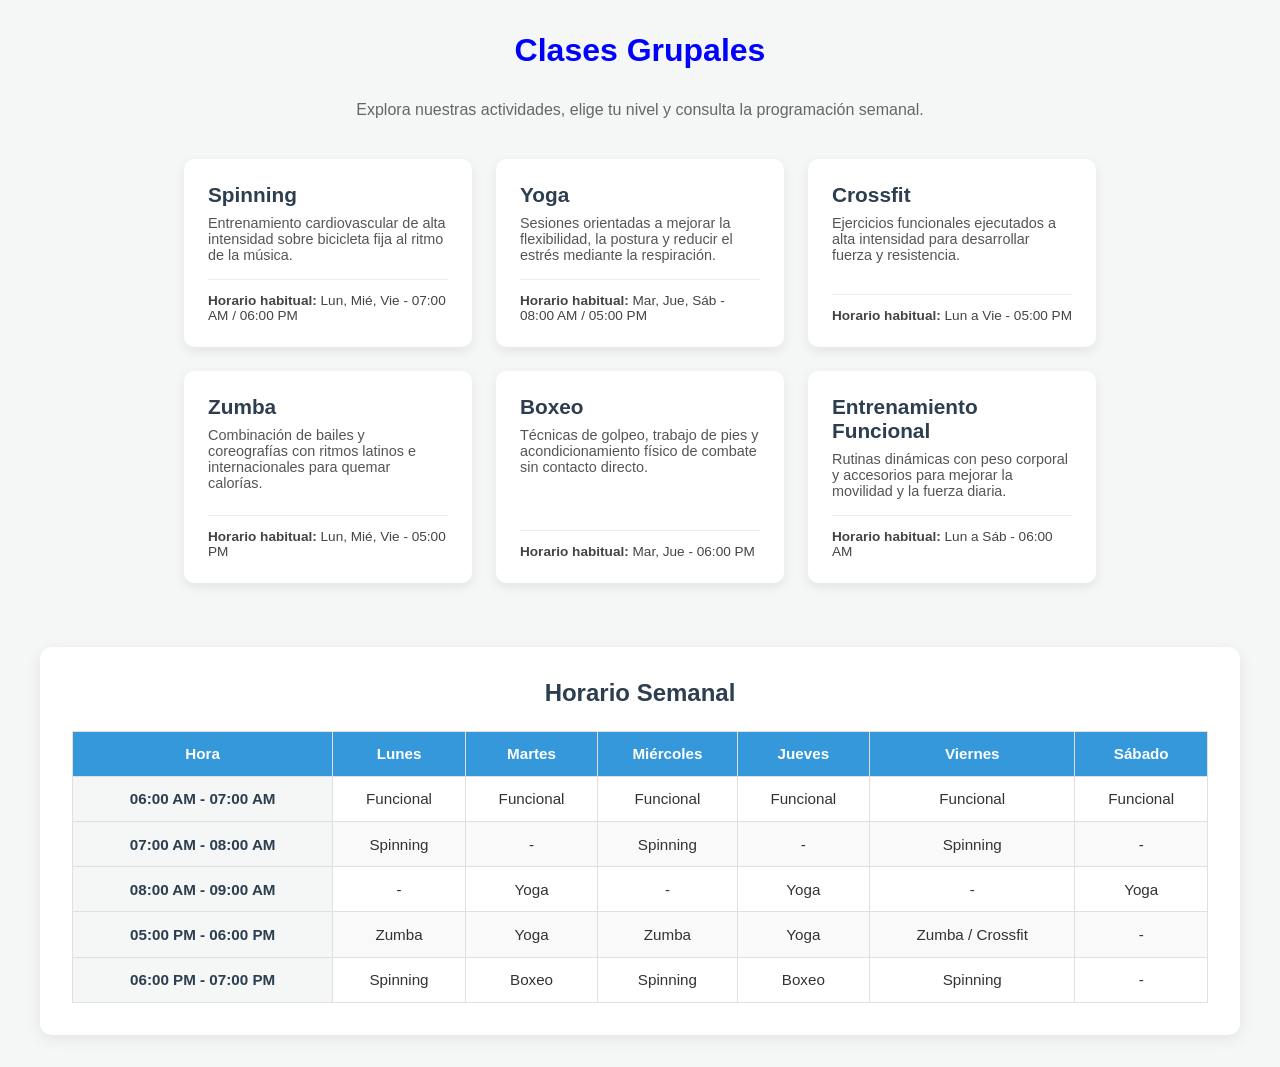
<file: clases.html>
<!DOCTYPE html>
<html lang="es">
<head>
    <meta charset="UTF-8">
    <meta name="viewport" content="width=device-width, initial-scale=1.0">
    <title>Clases</title>
    <link rel="stylesheet" href="style.css">
</head>
<body>
<main class="contenedor-principal">
    <h1 style="color: blue;">Clases Grupales</h1>
    <p class="subtitulo">Explora nuestras actividades, elige tu nivel y consulta la programación semanal.</p>

    <!-- Tarjetas de las 6 Clases -->
    <section class="lista-clases">
        <article class="tarjeta-clase">
            <h2>Spinning</h2>
            <p class="descripcion">Entrenamiento cardiovascular de alta intensidad sobre bicicleta fija al ritmo de la música.</p>
            <p class="info-horario"><strong>Horario habitual:</strong> Lun, Mié, Vie - 07:00 AM / 06:00 PM</p>
        </article>

        <article class="tarjeta-clase">
            <h2>Yoga</h2>
            <p class="descripcion">Sesiones orientadas a mejorar la flexibilidad, la postura y reducir el estrés mediante la respiración.</p>
            <p class="info-horario"><strong>Horario habitual:</strong> Mar, Jue, Sáb - 08:00 AM / 05:00 PM</p>
        </article>

        <article class="tarjeta-clase">
            <h2>Crossfit</h2>
            <p class="descripcion">Ejercicios funcionales ejecutados a alta intensidad para desarrollar fuerza y resistencia.</p>
            <p class="info-horario"><strong>Horario habitual:</strong> Lun a Vie - 05:00 PM</p>
        </article>

        <article class="tarjeta-clase">
            <h2>Zumba</h2>
            <p class="descripcion">Combinación de bailes y coreografías con ritmos latinos e internacionales para quemar calorías.</p>
            <p class="info-horario"><strong>Horario habitual:</strong> Lun, Mié, Vie - 05:00 PM</p>
        </article>

        <article class="tarjeta-clase">
            <h2>Boxeo</h2>
            <p class="descripcion">Técnicas de golpeo, trabajo de pies y acondicionamiento físico de combate sin contacto directo.</p>
            <p class="info-horario"><strong>Horario habitual:</strong> Mar, Jue - 06:00 PM</p>
        </article>

        <article class="tarjeta-clase">
            <h2>Entrenamiento Funcional</h2>
            <p class="descripcion">Rutinas dinámicas con peso corporal y accesorios para mejorar la movilidad y la fuerza diaria.</p>
            <p class="info-horario"><strong>Horario habitual:</strong> Lun a Sáb - 06:00 AM</p>
        </article>
    </section>

    <!-- Tabla de Horario Semanal -->
    <section class="seccion-horario">
        <h2>Horario Semanal</h2>
        <div class="tabla-responsiva">
            <table>
                <thead>
                    <tr>
                        <th>Hora</th>
                        <th>Lunes</th>
                        <th>Martes</th>
                        <th>Miércoles</th>
                        <th>Jueves</th>
                        <th>Viernes</th>
                        <th>Sábado</th>
                    </tr>
                </thead>
                <tbody>
                    <tr>
                        <td class="columna-hora">06:00 AM - 07:00 AM</td>
                        <td>Funcional</td>
                        <td>Funcional</td>
                        <td>Funcional</td>
                        <td>Funcional</td>
                        <td>Funcional</td>
                        <td>Funcional</td>
                    </tr>
                    <tr>
                        <td class="columna-hora">07:00 AM - 08:00 AM</td>
                        <td>Spinning</td>
                        <td>-</td>
                        <td>Spinning</td>
                        <td>-</td>
                        <td>Spinning</td>
                        <td>-</td>
                    </tr>
                    <tr>
                        <td class="columna-hora">08:00 AM - 09:00 AM</td>
                        <td>-</td>
                        <td>Yoga</td>
                        <td>-</td>
                        <td>Yoga</td>
                        <td>-</td>
                        <td>Yoga</td>
                    </tr>
                    <tr>
                        <td class="columna-hora">05:00 PM - 06:00 PM</td>
                        <td>Zumba</td>
                        <td>Yoga</td>
                        <td>Zumba</td>
                        <td>Yoga</td>
                        <td>Zumba / Crossfit</td>
                        <td>-</td>
                    </tr>
                    <tr>
                        <td class="columna-hora">06:00 PM - 07:00 PM</td>
                        <td>Spinning</td>
                        <td>Boxeo</td>
                        <td>Spinning</td>
                        <td>Boxeo</td>
                        <td>Spinning</td>
                        <td>-</td>
                    </tr>
                </tbody>
            </table>
        </div>
    </section>
</main>
</body>
</html>
</file>
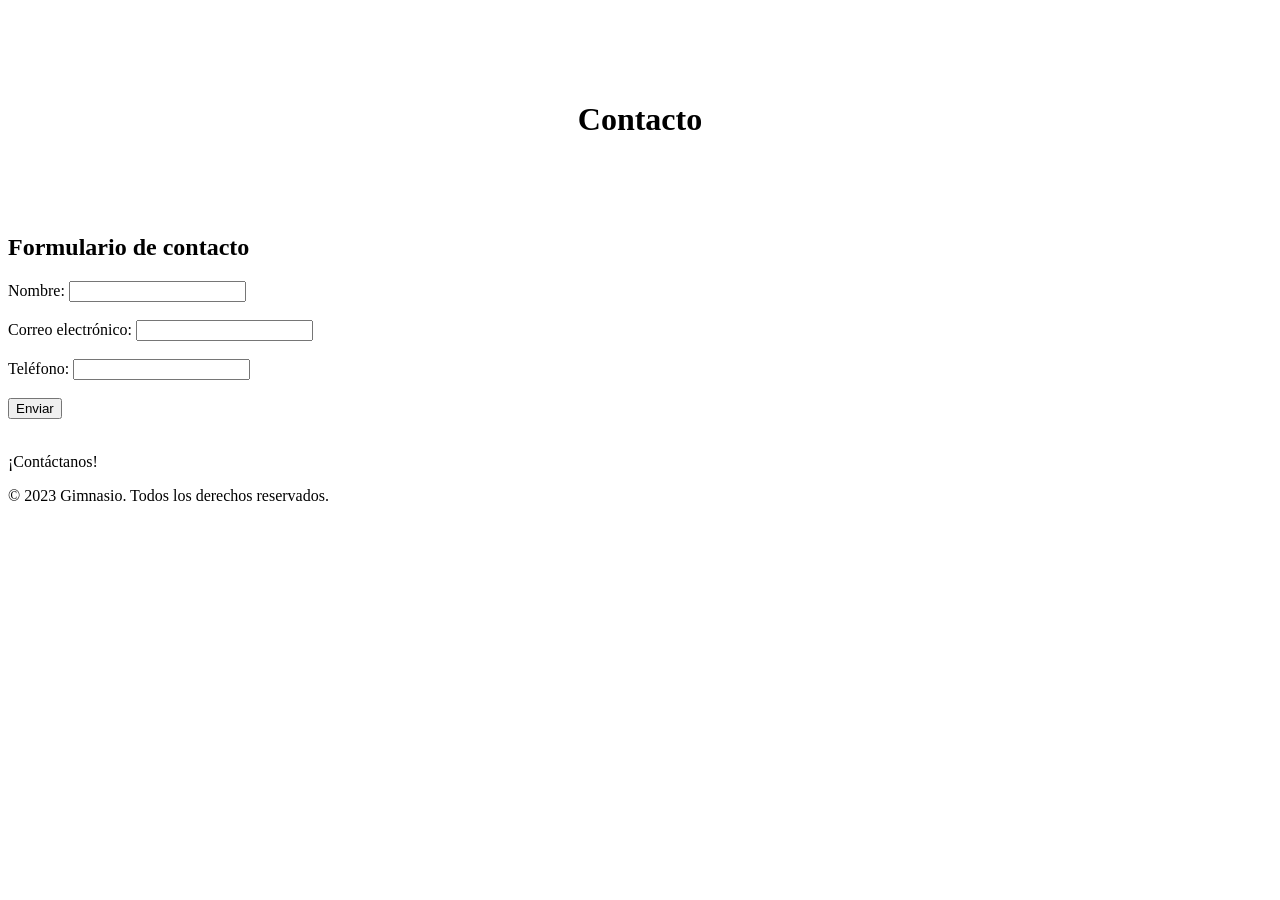
<file: contacto.html>
<!DOCTYPE html>
<html lang="">
  <head>
    <meta charset="utf-8">
    <title></title>
  </head>
  <body>
    <br><br><br><br>
    <center><header>  <h1>Contacto</h1> </header></center>
    <br>
    <main>
      <title>Contactactanos</title>
      <br><br>
      <h2>Formulario de contacto</h2>

      <!-- <form action="enviar.php" method="post"> -->
        <label for="nombre">Nombre:</label>
        <input type="text" id="nombre" name="nombre" required><br><br>

        <label for="email">Correo electrónico:</label>
        <input type="email" id="email" name="email" required><br><br>

        <label for="telefono">Teléfono:</label>
        <input type="tel" id="telefono" name="telefono" required><br><br>

        <input type="submit" value="Enviar">
      </form>
      <br><br>
      <p>¡Contáctanos!</p>
    </main>
    <footer>
      
      <p>&copy; 2023 Gimnasio. Todos los derechos reservados.</p>
    
    </footer>
    
  </body>
</html>
</file>
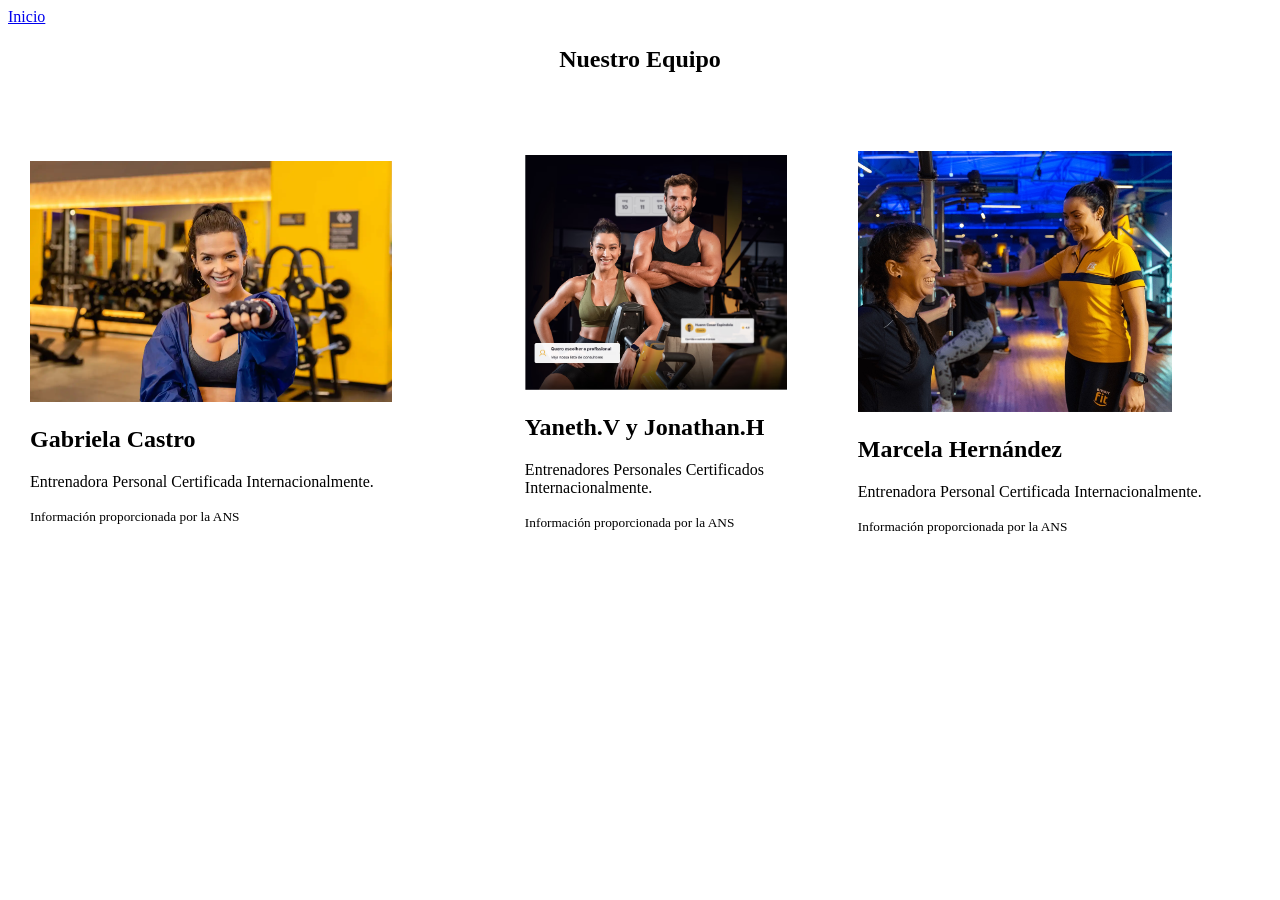
<file: entrenadores.html>
<!DOCTYPE html>
<html>

<head>
    <title>Entrenadores</title>
    <meta charset="UTF-8">
</head>

<body>
    <header>
        <nav>
            <a href="index.html">Inicio</a>
        </nav>
    </header>
    <main>
        <section>
            <center><h1>Nuestro Equipo</h1></center>
            <table border = "0" align = "center" cellpadding = "20px">
            <tr>
                <td>
                <article>
                <header>
                    <br>
                    <br>
                    <img width = "80%" src = "Imagenes/entrenador1.jpeg" alt = "Entrenador 1"/>
                    <h2>Gabriela Castro</h2>
                </header>
                <p>Entrenadora Personal Certificada Internacionalmente.</p>
                <footer>
                    <small>Información proporcionada por la ANS</small>
                </footer>
                </article>
                </td>

                <td>
                <article>
                <header>
                    <br>
                    <br>
                    <img width = "90%" src = "Imagenes/entrenador2.jpeg" alt = "Entrenador 1"/>
                    <h2>Yaneth.V y Jonathan.H</h2>
                </header>
                <p>Entrenadores Personales Certificados Internacionalmente.</p>
                <footer>
                    <small>Información proporcionada por la ANS</small>
                </footer>
                </article>
                </td>

                <td>
                <article>
                <header>
                    <br>
                    <br>
                    <img width = "80%" src = "Imagenes/entrenador3.jpeg" alt = "Entrenador 1"/>
                    <h2>Marcela Hernández</h2>
                </header>
                <p>Entrenadora Personal Certificada Internacionalmente.</p>
                <footer>
                    <small>Información proporcionada por la ANS</small>
                </footer>
                </article>
                </td>
            </tr>
        </section>
    </main>
    <footer>
    </footer>
</body>
</html>
</file>
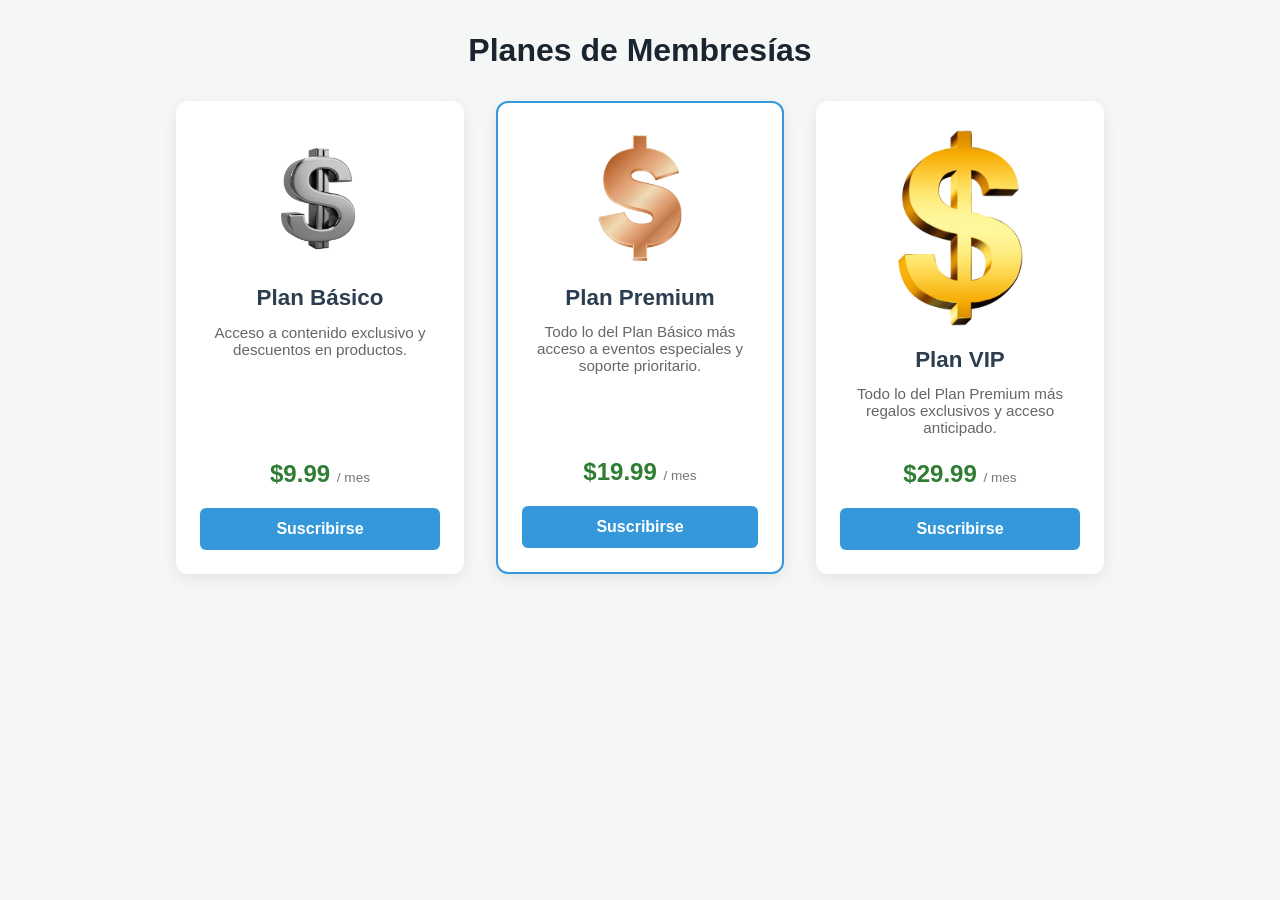
<file: planes-membresias.html>
<!DOCTYPE html>
<html lang="es">
<head>
    <meta charset="UTF-8">
    <meta name="viewport" content="width=device-width, initial-scale=1.0">
    <title>Planes de Membresías</title>
    <link rel="stylesheet" href="style.css">
</head>
<body>
    <h1>Planes de Membresías</h1>

    <div class="membership-plans">
        <div class="plan">
            <img src="Img/plata.png" alt="Plan Básico">
            <h2>Plan Básico</h2>
            <p class="description">Acceso a contenido exclusivo y descuentos en productos.</p>
            <p class="price">$9.99 <span>/ mes</span></p>
            <button>Suscribirse</button>
        </div>

        <div class="plan featured">
            <img src="Img/bronce.png" alt="Plan Premium">
            <h2>Plan Premium</h2>
            <p class="description">Todo lo del Plan Básico más acceso a eventos especiales y soporte prioritario.</p>
            <p class="price">$19.99 <span>/ mes</span></p>
            <button>Suscribirse</button>
        </div>

        <div class="plan">
            <img src="Img/oro.png" alt="Plan VIP">
            <h2>Plan VIP</h2>
            <p class="description">Todo lo del Plan Premium más regalos exclusivos y acceso anticipado.</p>
            <p class="price">$29.99 <span>/ mes</span></p>
            <button>Suscribirse</button>
        </div>
    </div>
</body>
</html>
</file>
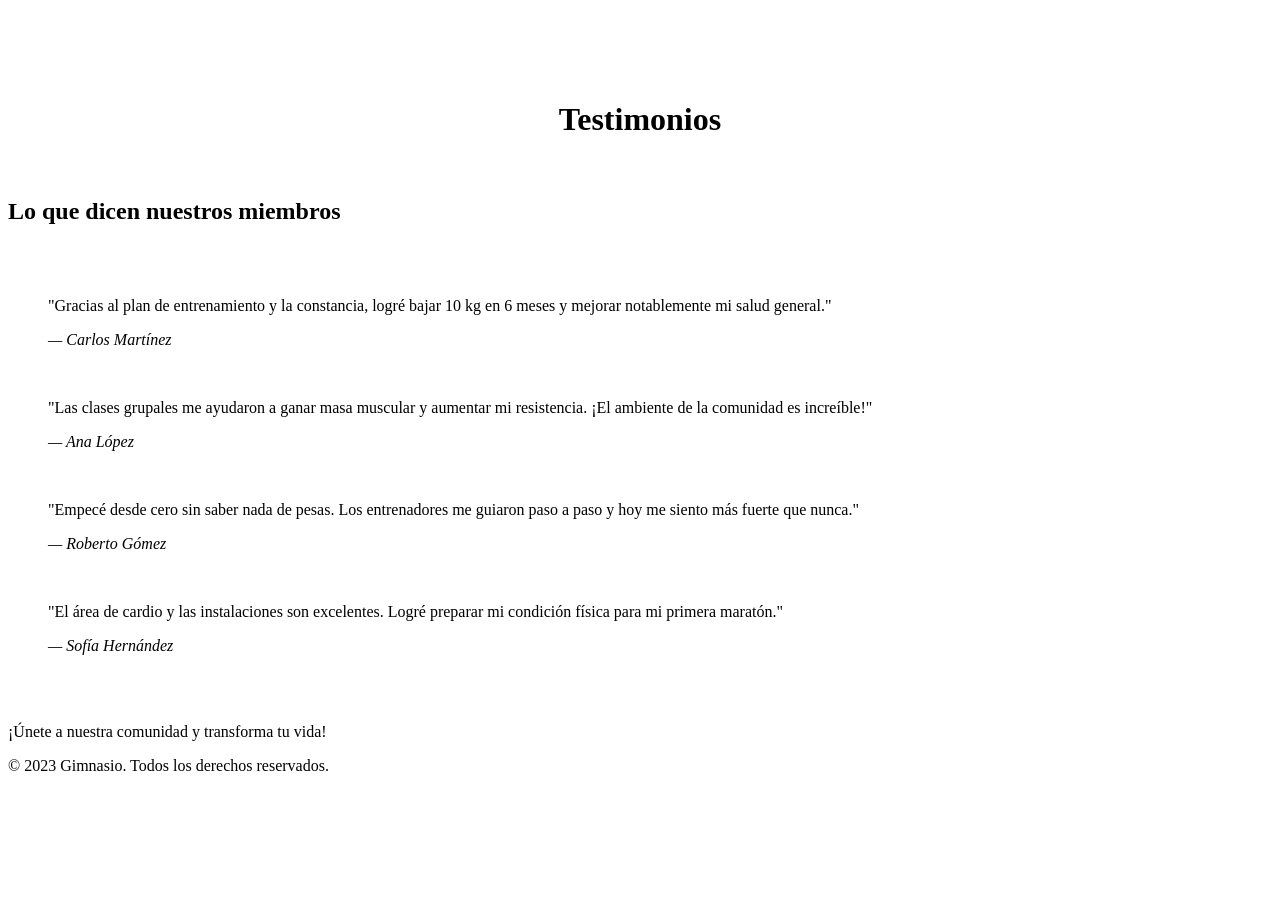
<file: testimonios.html>
<!DOCTYPE html>
<html lang="es">
  <head>
    <meta charset="utf-8">
    <title>Testimonios - Gimnasio</title>
  </head>
  <body>
    <br><br><br><br>
    <center>
      <header>  
        <h1>Testimonios</h1> 
      </header>
    </center>
    <br>
    <main>
      <h2>Lo que dicen nuestros miembros</h2>
      <br><br>

      <blockquote>
        <p>"Gracias al plan de entrenamiento y la constancia, logré bajar 10 kg en 6 meses y mejorar notablemente mi salud general."</p>
        <cite>— Carlos Martínez</cite>
      </blockquote>
      <br>

      <blockquote>
        <p>"Las clases grupales me ayudaron a ganar masa muscular y aumentar mi resistencia. ¡El ambiente de la comunidad es increíble!"</p>
        <cite>— Ana López</cite>
      </blockquote>
      <br>

      <blockquote>
        <p>"Empecé desde cero sin saber nada de pesas. Los entrenadores me guiaron paso a paso y hoy me siento más fuerte que nunca."</p>
        <cite>— Roberto Gómez</cite>
      </blockquote>
      <br>

      <blockquote>
        <p>"El área de cardio y las instalaciones son excelentes. Logré preparar mi condición física para mi primera maratón."</p>
        <cite>— Sofía Hernández</cite>
      </blockquote>

      <br><br>
      <p>¡Únete a nuestra comunidad y transforma tu vida!</p>
    </main>

    <footer>
      <p>&copy; 2023 Gimnasio. Todos los derechos reservados.</p>
    </footer>
  </body>
</html>
</file>
<file: style.css>
/* Reset básico y variables */
* {
    box-sizing: border-box;
    margin: 0;
    padding: 0;
    font-family: 'Segoe UI', Tahoma, Geneva, Verdana, sans-serif;
}

body {
    background-color: #f4f7f6;
    color: #333;
    display: flex;
    flex-direction: column;
    align-items: center;
    min-height: 100vh;
    padding: 2rem;
}

h1 {
    margin-bottom: 2rem;
    color: #1a252f;
    text-align: center;
}

.membership-plans {
    display: flex;
    flex-wrap: wrap;             
    justify-content: center;     
    align-items: stretch;        
    gap: 2rem;                   
    max-width: 1200px;
    width: 100%;
}

.plan {
    background-color: #ffffff;
    border-radius: 12px;
    box-shadow: 0 4px 15px rgba(0, 0, 0, 0.08);
    padding: 1.5rem;
    width: 18rem;               
    
    display: flex;
    flex-direction: column;
    align-items: center;
    transition: transform 0.3s ease, box-shadow 0.3s ease;
}

.plan:hover {
    transform: translateY(-8px);
    box-shadow: 0 8px 25px rgba(0, 0, 0, 0.15);
}

.plan.featured {
    border: 2px solid #3498db;
    position: relative;
}

.plan img {
    width: 60%;
    height: auto;
    border-radius: 8px;
    margin-bottom: 1rem;
    object-fit: cover;
}

.plan h2 {
    font-size: 1.4rem;
    margin-bottom: 0.8rem;
    color: #2c3e50;
}

.plan .description {
    font-size: 0.95rem;
    color: #666;
    text-align: center;
    margin-bottom: 1.5rem;
    flex-grow: 1; 
}

.plan .price {
    font-size: 1.5rem;
    font-weight: bold;
    color: #2e7d32;
    margin-bottom: 1.2rem;
}

.plan .price span {
    font-size: 0.85rem;
    color: #777;
    font-weight: normal;
}

.plan button {
    width: 100%;
    padding: 0.75rem;
    border: none;
    border-radius: 6px;
    background-color: #3498db;
    color: #fff;
    font-size: 1rem;
    font-weight: 600;
    cursor: pointer;
    transition: background-color 0.2s ease;
}

.plan button:hover {
    background-color: #2980b9;
}

/* Contenedor General */
.contenedor-principal {
    max-width: 1200px;
    width: 100%;
    margin: 0 auto;
}

.subtitulo {
    text-align: center;
    color: #666;
    margin-bottom: 2.5rem;
}

/* Grilla de Tarjetas */
.lista-clases {
    display: flex;
    flex-wrap: wrap;
    justify-content: center;
    gap: 1.5rem;
    margin-bottom: 4rem;
}

.tarjeta-clase {
    background-color: #ffffff;
    border-radius: 10px;
    box-shadow: 0 4px 12px rgba(0, 0, 0, 0.08);
    padding: 1.5rem;
    width: 18rem;
    display: flex;
    flex-direction: column;
}

.tarjeta-clase h2 {
    font-size: 1.3rem;
    color: #2c3e50;
    margin-bottom: 0.5rem;
}

.tarjeta-clase .descripcion {
    font-size: 0.9rem;
    color: #555;
    margin-bottom: 1rem;
    flex-grow: 1;
}

.tarjeta-clase .info-horario {
    font-size: 0.85rem;
    color: #444;
    border-top: 1px solid #eee;
    padding-top: 0.8rem;
}

/* Sección de Tabla */
.seccion-horario {
    background: #ffffff;
    padding: 2rem;
    border-radius: 12px;
    box-shadow: 0 4px 15px rgba(0, 0, 0, 0.08);
}

.seccion-horario h2 {
    text-align: center;
    margin-bottom: 1.5rem;
    color: #2c3e50;
}

.tabla-responsiva {
    overflow-x: auto;
}

table {
    width: 100%;
    border-collapse: collapse;
    text-align: center;
    font-size: 0.95rem;
}

th, td {
    padding: 0.85rem 0.5rem;
    border: 1px solid #e0e0e0;
}

thead th {
    background-color: #3498db;
    color: #ffffff;
    font-weight: 600;
}

tbody tr:nth-child(even) {
    background-color: #f9f9f9;
}

.columna-hora {
    font-weight: bold;
    background-color: #f4f7f6;
    color: #2c3e50;
    white-space: nowrap;
}
</file>
